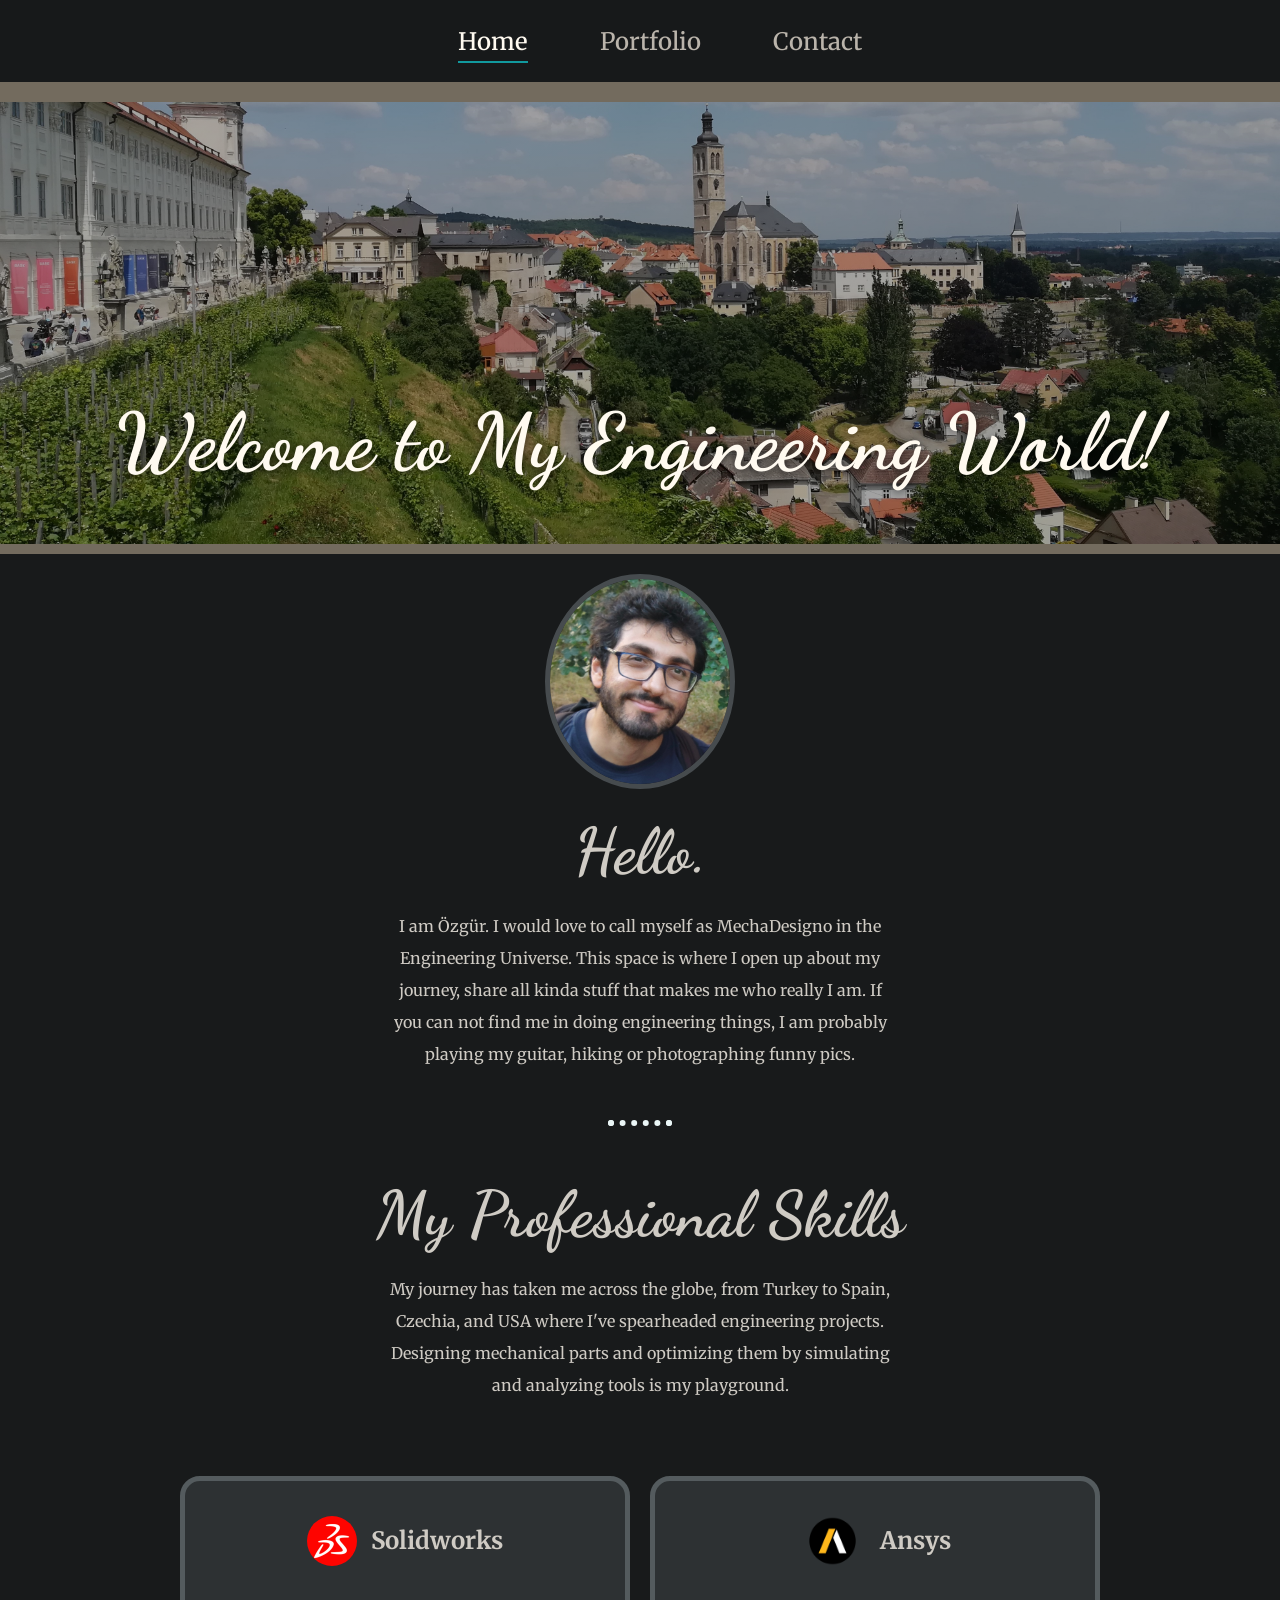
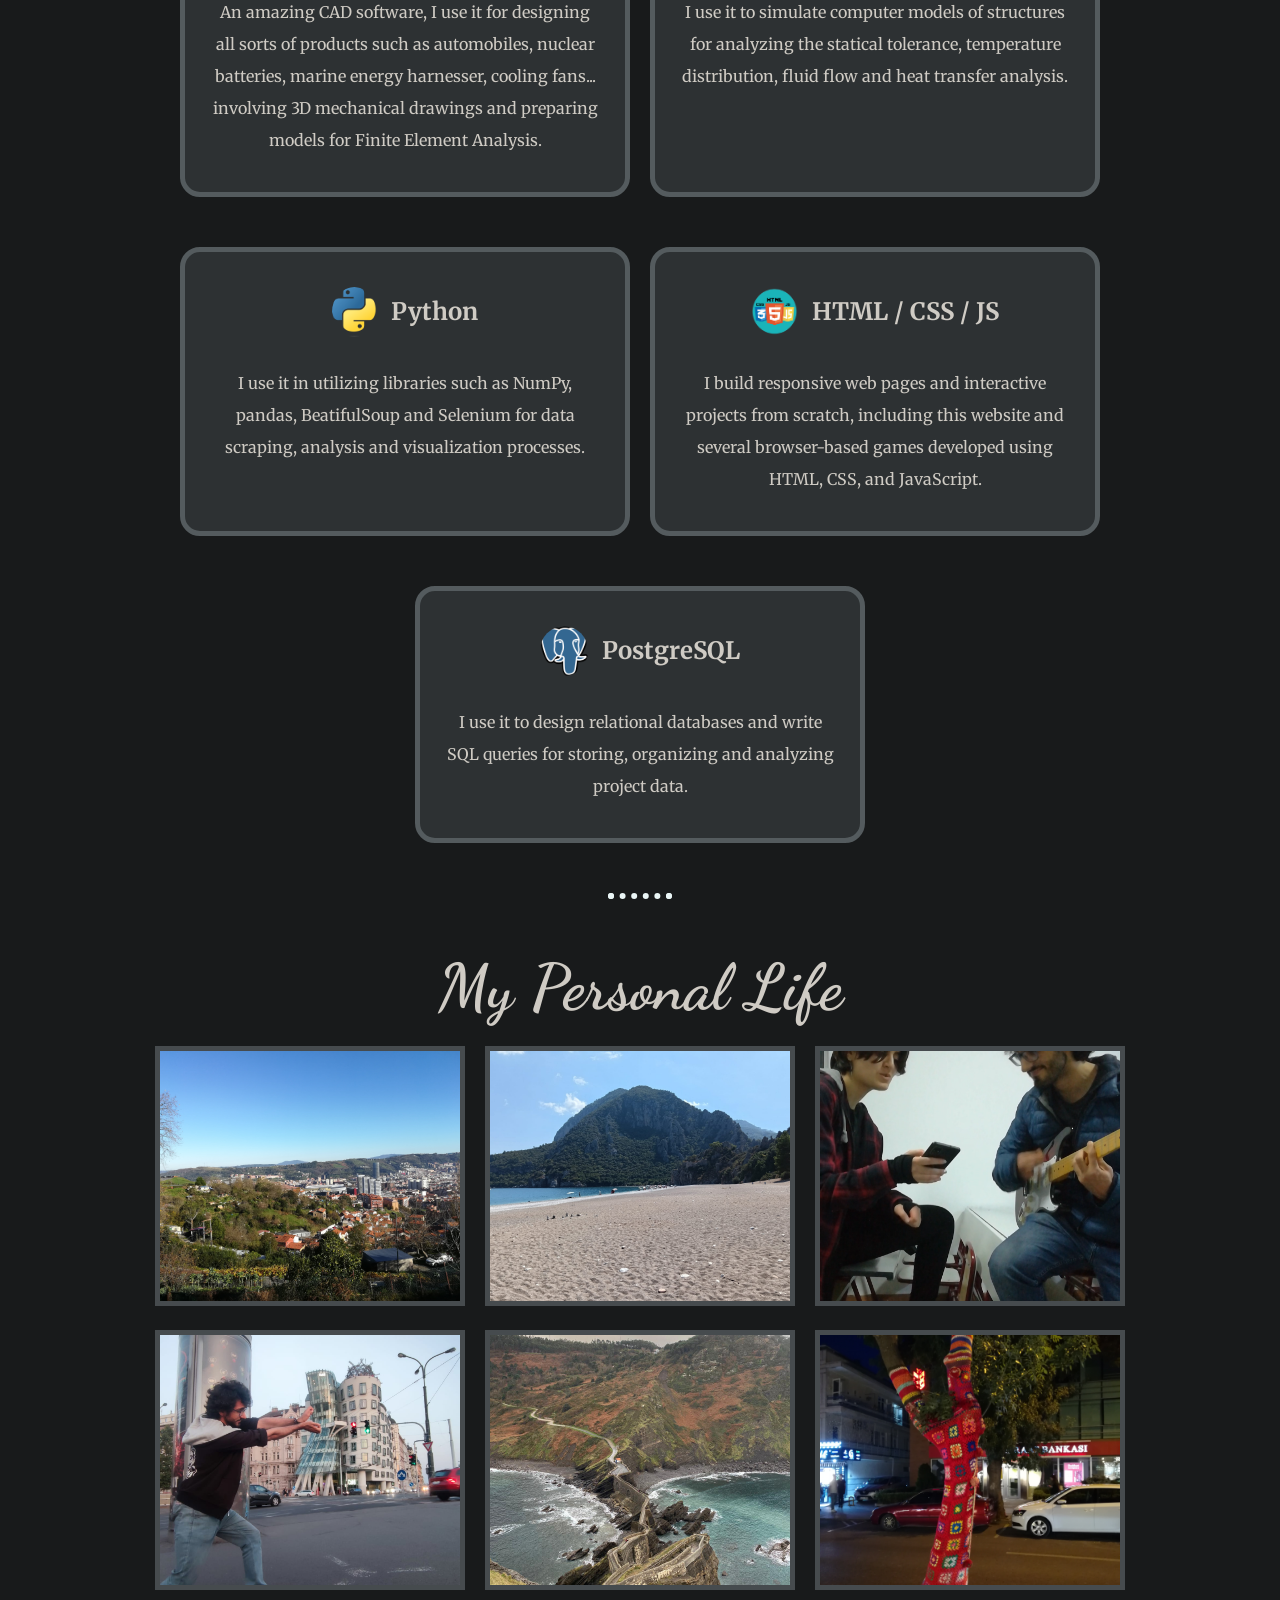
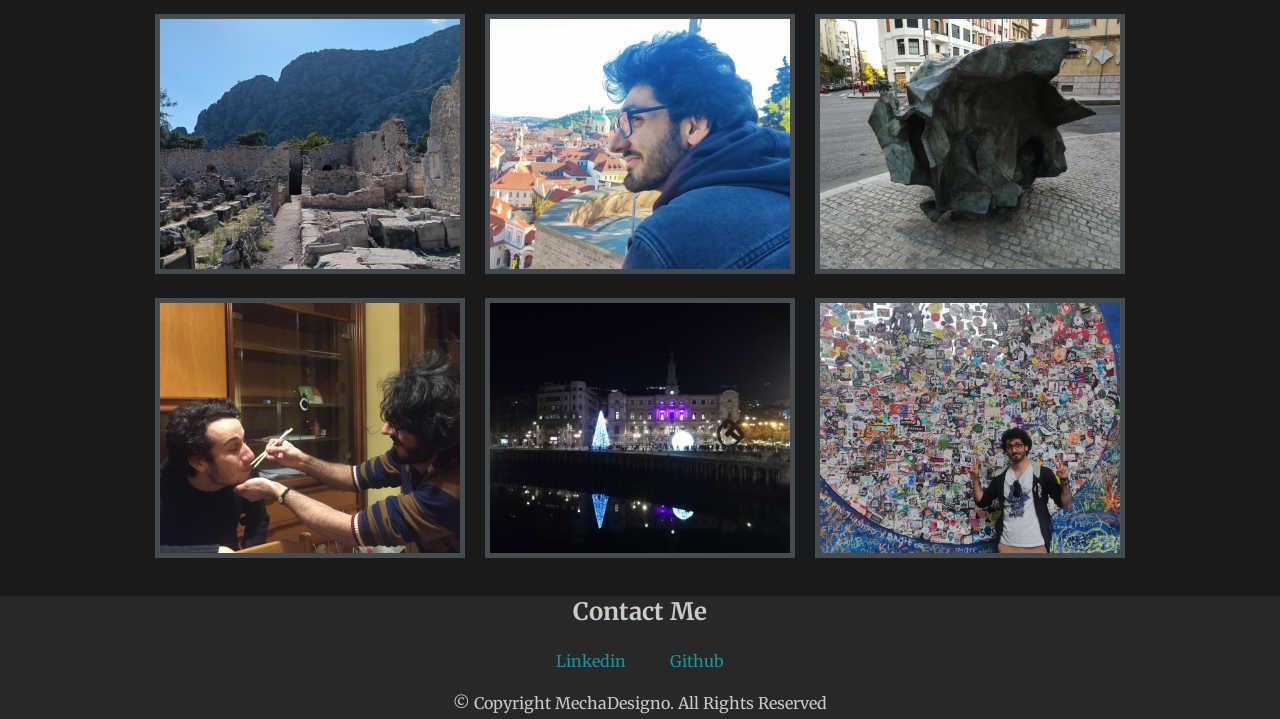
<file: index.html>
<!DOCTYPE html>
<html lang="en">

<head>
  <meta charset="utf-8">
  <title>Özgür</title>
  <link rel="stylesheet" href="assets/css/styles.css">
  <link href="https://fonts.googleapis.com/css?family=Merriweather|Montserrat|Sacramento" rel="stylesheet">
  <link rel="preconnect" href="https://fonts.googleapis.com">
  <link rel="preconnect" href="https://fonts.gstatic.com" crossorigin>
  <link href="https://fonts.googleapis.com/css2?family=Dancing+Script&display=swap" rel="stylesheet">
</head>

<body>

  <nav>
    <ul class="nav-links">
      <li><a href="index.html" aria-current="page">Home</a></li>
      <li><a href="portfolio.html">Portfolio</a></li>
      <li><a href="contact.html">Contact</a></li>
    </ul>
  </nav>

  <div class="top-container">
    <div class="title-text">
      <h1>Welcome to My Engineering World!</h1>
    </div>
  </div>

  <div class="middle-container">
    <div class="profile">
      <img class="profile_pic" src="assets/img/pp.jpg" alt="özgür-profile-img">
      <h2>Hello.</h2>
      <p class="intro">I am Özgür. I would love to call myself as MechaDesigno in the Engineering Universe. This space is where I open up about my journey, share all kinda stuff that makes me who really I am.  If you can not find me in doing engineering things, I am probably playing my guitar, hiking or photographing funny pics. </p>
    </div>

    <hr>

    <div class="exp">
      <h2>My Professional Skills</h2>
      <p class="intro">My journey has taken me across the globe, from Turkey to Spain, Czechia, and USA where I've spearheaded engineering projects. Designing mechanical parts and optimizing them by simulating and analyzing tools is my playground.</p>
    </div>


    <div class="flex-container">

      <div class="flex-child purple" id="block">
        <div class="col-xxl-4 col-md-12" >
          <img src="assets/img/swlogo.png" alt="">
         <h3>Solidworks </h3>
          <p class="mid-p">An amazing CAD software, I use it for designing all sorts of products such as automobiles, nuclear batteries, marine energy harnesser, cooling fans... involving 3D mechanical drawings and preparing models for Finite Element Analysis.</p>
        </div>
      </div>

      <div class="flex-child green" id="block">
        <div class="col-xxl-4 col-md-12">
          <img src="assets/img/ansys.png" alt="">
          <h3>Ansys</h3>
          <p class="mid-p">I use it to simulate computer models of structures for analyzing the statical tolerance, temperature distribution, fluid flow and heat transfer analysis.</p>
        </div>
      </div>

      <div class="flex-child yellow" id="block">
        <div class="col-xxl-4 col-md-12">
          <img src="assets/img/pytho.png" alt="">
        <h3>Python</h3>
        <p class="mid-p">I use it in utilizing libraries such as NumPy, pandas,  BeatifulSoup and Selenium for data scraping, analysis and visualization processes.</p>
        </div>
      </div>
      
      <div class="flex-child blue" id="block">
        <div class="col-xxl-4 col-md-12">
          <img src="assets/img/web.png" alt="">
          <h3>HTML / CSS / JS</h3>
          <p class="mid-p">I build responsive web pages and interactive projects from scratch, including this website and several browser-based games developed using HTML, CSS, and JavaScript.</p>
        </div>
      </div>

      <div class="flex-child red" id="block">
        <div class="col-xxl-4 col-md-12">
          <img src="assets/img/postgre.png" alt="">
          <h3>PostgreSQL</h3>
          <p class="mid-p">I use it to design relational databases and write SQL queries for storing, organizing and analyzing project data.</p>
        </div>
      </div>

    </div>

    <hr>
    <h2>My Personal Life</h2>

    <div class="container">
      <div><img src="assets/img/bilbao.jpg" alt="" ></div>
      <div><img class="active" src="assets/img/beach.jpeg" alt="" ></div>
      <div><img src="assets/img/guitar.png" alt=""></div>
      <div><img src="assets/img/aduket.jpg" alt="" ></div>
      <div><img src="assets/img/dragonstone.jpg" alt="" ></div>
      <div><img src="assets/img/tree.jpg" alt="" ></div>
      <div><img src="assets/img/ruins.jpeg" alt="" ></div>
      <div><img src="assets/img/prague.jpg" alt="" ></div>
      <div><img src="assets/img/statue.jpg" alt="" ></div>
      <div><img src="assets/img/sushi.jpg" alt="" ></div>
      <div><img src="assets/img/xmas.jpg" alt="" ></div>
      <div><img src="assets/img/lenon.jpg" alt="" ></div>
    </div>

  

  <div class="footer">
    <h3>Contact Me</h3>
    <li><a href="https://www.linkedin.com/in/ozgurkayabas/">Linkedin</a></li>
    <li><a href="https://github.com/jivasnider">Github</a></li>

    <p>© Copyright MechaDesigno. All Rights Reserved</p>
  </div>



</body>

</html>
</file>
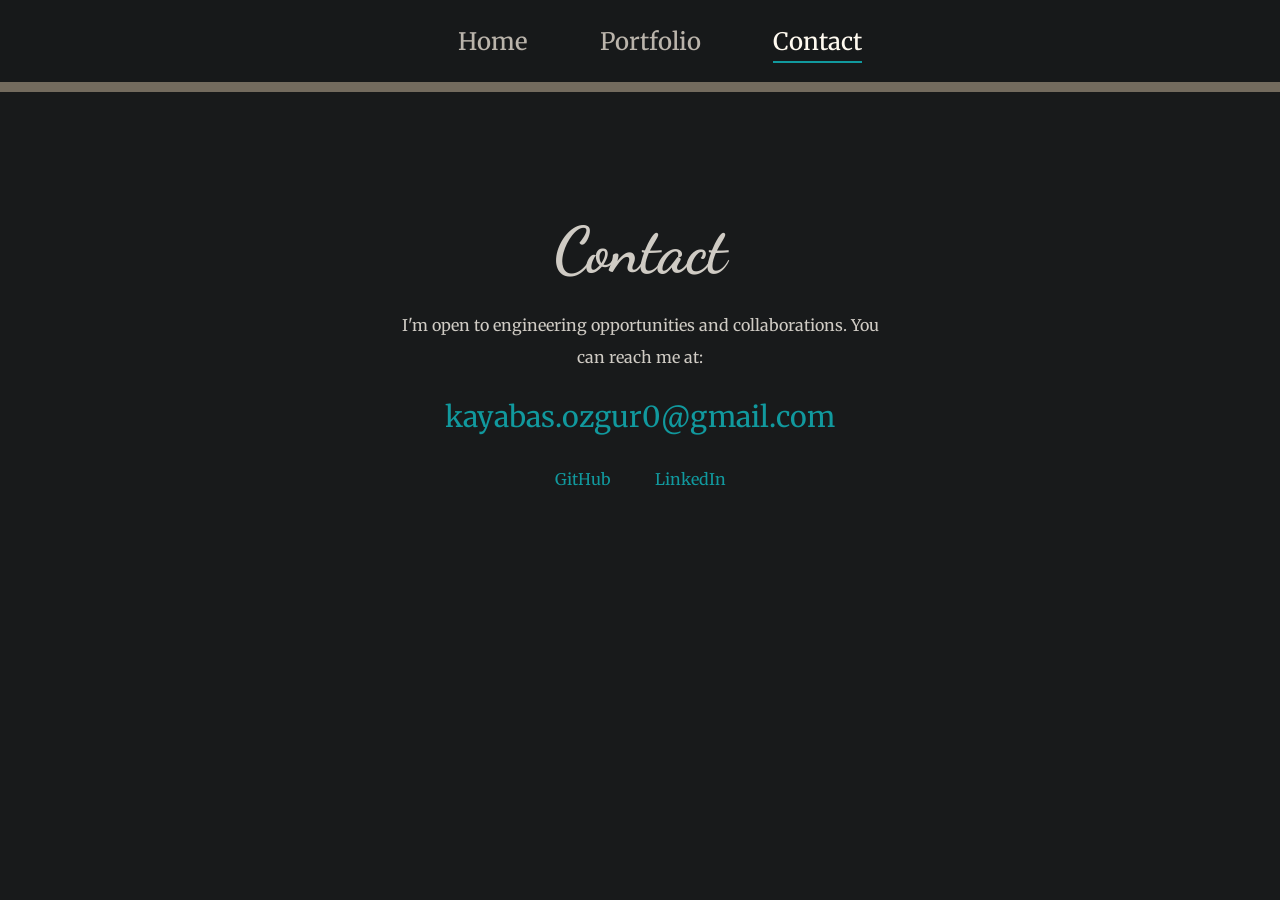
<file: contact.html>
<!doctype html>
<html lang="en">
  <head>
    <meta charset="utf-8" />
    <meta name="viewport" content="width=device-width, initial-scale=1" />
    <title>Contact | Özgür</title>
    <link rel="stylesheet" href="assets/css/styles.css" />
    <link
      href="https://fonts.googleapis.com/css?family=Merriweather"
      rel="stylesheet"
    />
    <link
      href="https://fonts.googleapis.com/css2?family=Dancing+Script&display=swap"
      rel="stylesheet"
    />
  </head>
  <body>
    <nav>
      <ul class="nav-links">
        <li><a href="index.html">Home</a></li>
        <li><a href="portfolio.html">Portfolio</a></li>
        <li><a href="contact.html" aria-current="page">Contact</a></li>
      </ul>
    </nav>

    <div class="contact-section">
      <h2>Contact</h2>
      <p class="intro">
        I'm open to engineering opportunities and collaborations. You can reach
        me at:
      </p>
      <p class="contact-email">
        <a href="mailto:your.email@example.com">kayabas.ozgur0@gmail.com</a>
      </p>
      <p class="contact-links">
        <a href="https://github.com/jivasnider" target="_blank" rel="noopener"
          >GitHub</a
        >
        <a
          href="https://www.linkedin.com/in/ozgurkayabas/"
          target="_blank"
          rel="noopener"
          >LinkedIn</a
        >
      </p>
    </div>
  </body>
</html>
</file>
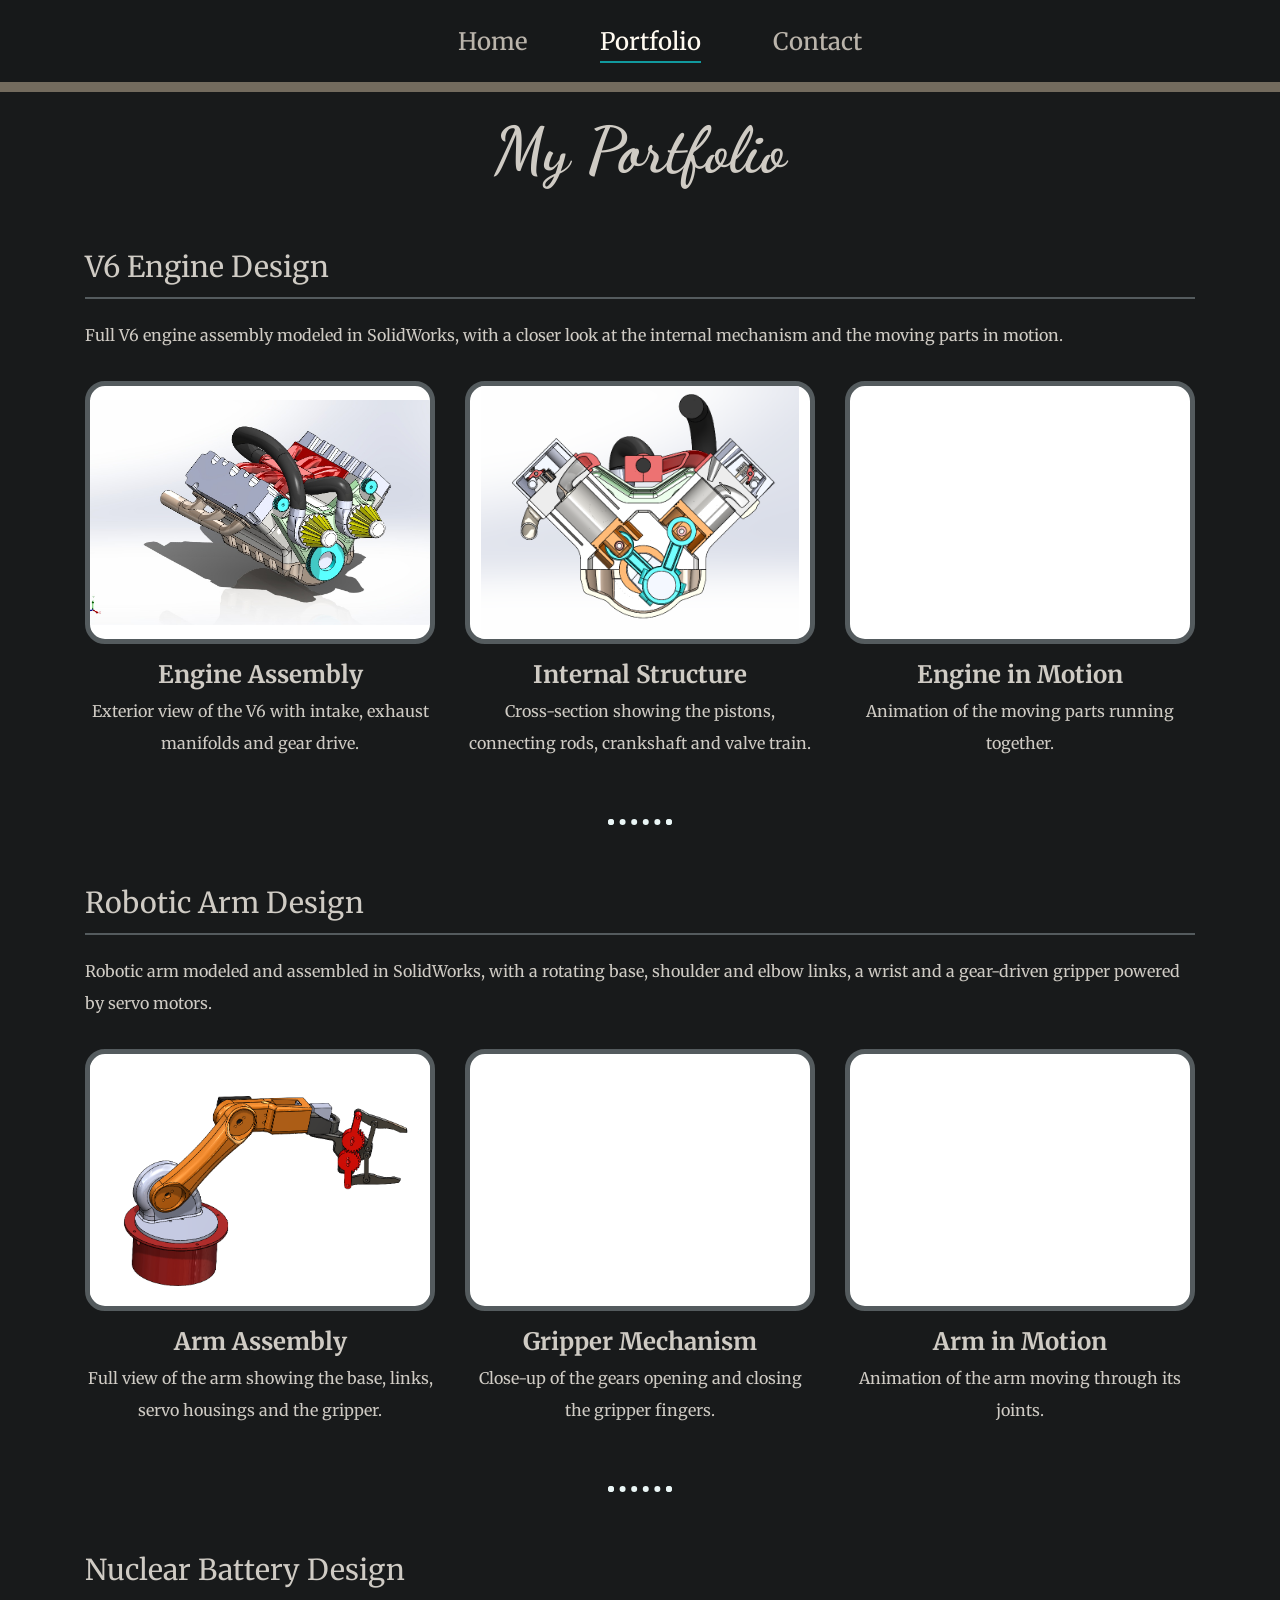
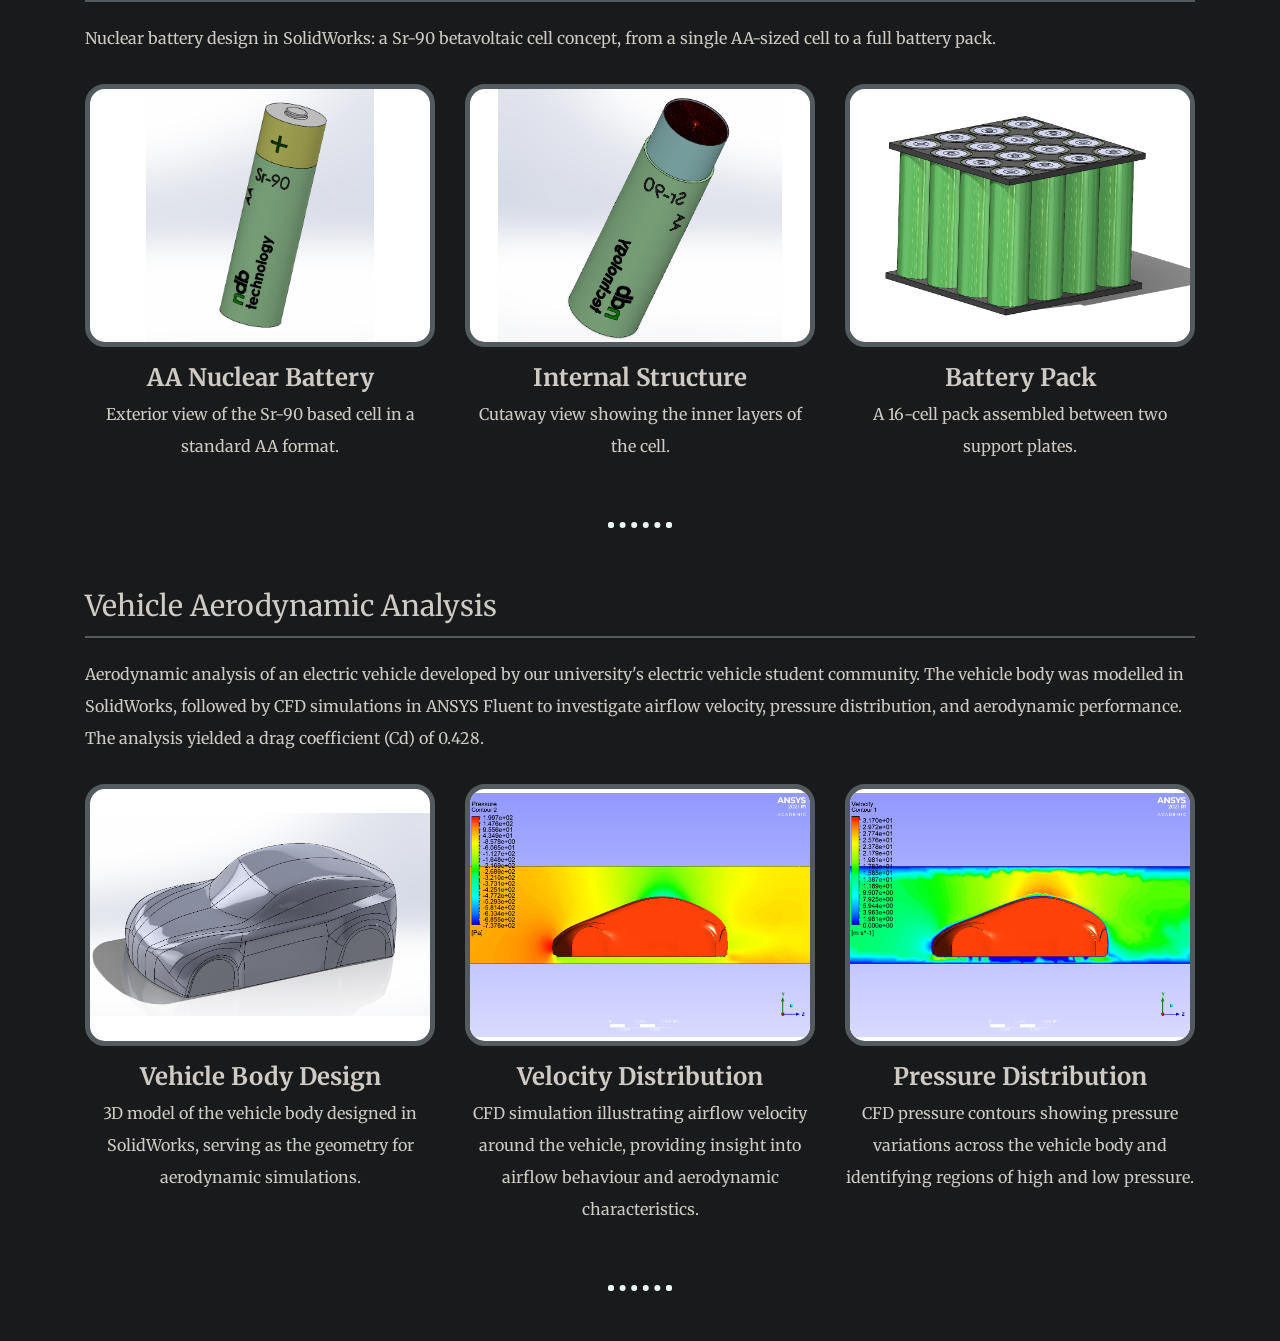
<file: portfolio.html>
<!doctype html>
<html lang="en">
  <head>
    <meta charset="utf-8" />
    <meta name="viewport" content="width=device-width, initial-scale=1" />
    <title>Portfolio | Özgür</title>
    <link rel="stylesheet" href="assets/css/styles.css" />
    <link
      href="https://fonts.googleapis.com/css?family=Merriweather"
      rel="stylesheet"
    />
    <link
      href="https://fonts.googleapis.com/css2?family=Dancing+Script&display=swap"
      rel="stylesheet"
    />
  </head>
  <body>
    <nav>
      <ul class="nav-links">
        <li><a href="index.html">Home</a></li>
        <li><a href="portfolio.html" aria-current="page">Portfolio</a></li>
        <li><a href="contact.html">Contact</a></li>
      </ul>
    </nav>

    <h2>My Portfolio</h2>

    <section class="project">
      <h2 class="project-title">V6 Engine Design</h2>
      <p class="intro">
        Full V6 engine assembly modeled in SolidWorks, with a closer look at the
        internal mechanism and the moving parts in motion.
      </p>

      <div class="portfolio-row">
        <figure class="portfolio-item">
          <img src="assets/img/v6_engine.jpeg" alt="V6 engine assembly" />
          <figcaption>
            <h3>Engine Assembly</h3>
            <p>
              Exterior view of the V6 with intake, exhaust manifolds and gear
              drive.
            </p>
          </figcaption>
        </figure>

        <figure class="portfolio-item">
          <img
            src="assets/img/v6_engine_internal.png"
            alt="V6 engine cross-section"
          />
          <figcaption>
            <h3>Internal Structure</h3>
            <p>
              Cross-section showing the pistons, connecting rods, crankshaft and
              valve train.
            </p>
          </figcaption>
        </figure>

        <figure class="portfolio-item">
          <video
            src="assets/video/engine_gif.mp4"
            autoplay
            loop
            muted
            playsinline
          ></video>
          <figcaption>
            <h3>Engine in Motion</h3>
            <p>Animation of the moving parts running together.</p>
          </figcaption>
        </figure>
      </div>
    </section>

    <hr />

    <section class="project">
      <h2 class="project-title">Robotic Arm Design</h2>
      <p class="intro">
        Robotic arm modeled and assembled in SolidWorks, with a rotating base,
        shoulder and elbow links, a wrist and a gear-driven gripper powered by
        servo motors.
      </p>

      <div class="portfolio-row">
        <figure class="portfolio-item">
          <img src="assets/img/robotic_arm.png" alt="Robotic arm assembly" />
          <figcaption>
            <h3>Arm Assembly</h3>
            <p>
              Full view of the arm showing the base, links, servo housings and
              the gripper.
            </p>
          </figcaption>
        </figure>

        <figure class="portfolio-item">
          <video
            src="assets/video/gripper.mp4"
            autoplay
            loop
            muted
            playsinline
          ></video>
          <figcaption>
            <h3>Gripper Mechanism</h3>
            <p>
              Close-up of the gears opening and closing the gripper fingers.
            </p>
          </figcaption>
        </figure>

        <figure class="portfolio-item">
          <video
            src="assets/video/robotic_arm.mp4"
            autoplay
            loop
            muted
            playsinline
          ></video>
          <figcaption>
            <h3>Arm in Motion</h3>
            <p>Animation of the arm moving through its joints.</p>
          </figcaption>
        </figure>
      </div>
    </section>

    <hr />

    <section class="project">
      <h2 class="project-title">Nuclear Battery Design</h2>
      <p class="intro">
        Nuclear battery design in SolidWorks: a Sr-90 betavoltaic cell concept,
        from a single AA-sized cell to a full battery pack.
      </p>

      <div class="portfolio-row">
        <figure class="portfolio-item">
          <img
            src="assets/img/cylindrical_battery.png"
            alt="Sr-90 nuclear battery, AA format"
          />
          <figcaption>
            <h3>AA Nuclear Battery</h3>
            <p>
              Exterior view of the Sr-90 based cell in a standard AA format.
            </p>
          </figcaption>
        </figure>

        <figure class="portfolio-item">
          <img src="assets/img/cylindrical_battery-2.png" alt="Cutaway view" />
          <figcaption>
            <h3>Internal Structure</h3>
            <p>Cutaway view showing the inner layers of the cell.</p>
          </figcaption>
        </figure>

        <figure class="portfolio-item">
          <img
            src="assets/img/battery_pack.png"
            alt="Battery pack of 16 cells"
          />
          <figcaption>
            <h3>Battery Pack</h3>
            <p>A 16-cell pack assembled between two support plates.</p>
          </figcaption>
        </figure>
      </div>
    </section>

    <hr />

    <section class="project">
      <h2 class="project-title">Vehicle Aerodynamic Analysis</h2>
      <p class="intro">
        Aerodynamic analysis of an electric vehicle developed by our
        university's electric vehicle student community. The vehicle body was
        modelled in SolidWorks, followed by CFD simulations in ANSYS Fluent to
        investigate airflow velocity, pressure distribution, and aerodynamic
        performance. The analysis yielded a drag coefficient (Cd) of 0.428.
      </p>

      <div class="portfolio-row">
        <figure class="portfolio-item">
          <img
            src="assets/img/body-aero.png"
            alt="Sr-90 nuclear battery, AA format"
          />
          <figcaption>
            <h3>Vehicle Body Design</h3>
            <p>
              3D model of the vehicle body designed in SolidWorks, serving as
              the geometry for aerodynamic simulations.
            </p>
          </figcaption>
        </figure>

        <figure class="portfolio-item">
          <img src="assets/img/aero-velocity.png" alt="Cutaway view" />
          <figcaption>
            <h3>Velocity Distribution</h3>
            <p>
              CFD simulation illustrating airflow velocity around the vehicle,
              providing insight into airflow behaviour and aerodynamic
              characteristics.
            </p>
          </figcaption>
        </figure>

        <figure class="portfolio-item">
          <img
            src="assets/img/aero-pressure.png"
            alt="Battery pack of 16 cells"
          />
          <figcaption>
            <h3>Pressure Distribution</h3>
            <p>
              CFD pressure contours showing pressure variations across the
              vehicle body and identifying regions of high and low pressure.
            </p>
          </figcaption>
        </figure>
      </div>
    </section>

    <hr />
  </body>
</html>
</file>
<file: assets/css/styles.css>
body {
    margin: 0;
    text-align: center;
    font-family: 'Merriweather', serif;
  }
  
  h1 {
    display: block;
    margin-top: 15%;
    font-size: 5rem;
    color: #fffaf0;
    text-shadow: 0 2px 8px rgba(0, 0, 0, 0.6);
    font-family: 'Dancing Script', cursive;
  }
  

  p {
    color: #cfcbc4;
    line-height: 2;
  }
  
  hr {
    border: dotted #EAF6F6 6px;
    border-bottom: none;
    width: 4%;
    margin: 50px auto;

  }
  
  a{
    color: #11999E;
    font-family: 'Merriweather', serif;
    margin: 10px 20px;
    text-decoration: none;
  }
  
  a:hover {
    color: #EAF6F6;
  }
  
  .top-container {
    position: relative;
    background:
      linear-gradient(rgba(0, 0, 0, 0.35), rgba(0, 0, 0, 0.35)),
      url("../img/kutna.jpg");
    background-size: cover;
    width: 100%;
    padding-top: 100px;
    border: 10px solid #736b5e;
    border-width: 10px 0px 10px 0px;
  }

  .middle-container {
    margin: 20px 0;
  }
  

  .skill-row {
    width: 50%;
    margin: 100px auto 100px auto;
    text-align: left;
  }
  
  .pro {
    text-decoration: underline;
  }
  
  .intro {
    width: 40%;
    margin: auto;
  }
  
  .profile_pic{
    width:180px
  }

  .flex-container {
    display: flex;
    flex-wrap: wrap;
    gap: 50px 20px;
    justify-content: center;
    margin: auto;
  }

  #block {
    background-color: #2d3133;
    min-height: 250px;
    width: 450px;
    box-sizing: border-box;
    padding: 20px 25px;
    border: 5px solid #545b5e;
    border-radius: 20px;
    margin: 0;
  }



  #block img{
    margin-right:10px;
    height: 50px;
    border-top-left-radius: 50%  50%;
    border-top-right-radius: 50%  50%;
    border-bottom-right-radius: 50% 50%; 
    border-bottom-left-radius: 50% 50%;
    border: 0px;
  }
  #block h3,#block img {
    display:inline-block;
    vertical-align:middle;
  }

  html{
    background-color:#181a1b;
    scroll-padding-top: 90px
  }

  .flex-container p {
    color: #cfcbc4;
  }

.exp {
  margin-bottom: 75px;
}

.profile_pic{
  border-top-left-radius: 50%  50%;
  border-top-right-radius: 50%  50%;
  border-bottom-right-radius: 50% 50%; 
  border-bottom-left-radius: 50% 50%;
}

img{
  border: 5px solid #464b4e;
}

h2{
  color: #cfcbc4;
  font-family: 'Dancing Script', cursive;
  font-size: 4rem;
  margin: 20px;
  
}

h3{
  color: #cfcbc4;
  font-size: 24px;
}

.footer{
  background-color: #272829;
  margin-bottom: -50px;
}
.footer li {
  display: inline;
  
}
.footer p {
    font-family: 'Merriweather', serif;
  font-size: 16px;
}

.container{
display: flex;
gap: 20px;
margin: auto;
justify-content: center;
align-items: center;
padding-bottom: 10px;
flex-wrap: wrap;
}

.container img{
  width: 300px;
  height: 250px;
  object-fit: cover;
}

.active {
  width: 600px;
  height: 500px;
}


nav {
  position: sticky;
  top: 0;
  z-index: 1000;
  background-color: rgba(24, 26, 27, 0.92);
  padding: 0.6rem 5%;
  border-bottom: 10px solid #736b5e;
  backdrop-filter: blur(15px);

  display: flex;
  align-items: center;
  justify-content: center;
}

.nav-links {
  list-style: none;
  display: flex;
  gap: 2rem;
}

.nav-links li a{
  color: #bab4ab;
  position: relative;
  font-size: 1.5rem;
  font-weight: 500;
  text-decoration: none;
  transition: 0.3s;
}

.nav-links li a:hover {
  text-shadow: 0 0 10px #e8e6e3;
}

.nav-links li a[aria-current="page"] {
  color: #fffaf0;
  border-bottom: 2px solid #11999E;
  padding-bottom: 4px;
}

/* ---------- Portfolio page ---------- */

.project {
  width: 90%;
  max-width: 1110px; /* 3 cards of 350px + 2 gaps of 30px */
  margin: 60px auto;
}

.project-title {
  font-family: 'Merriweather', serif;
  font-size: 1.8rem;
  font-weight: 400;
  text-align: left;
  margin: 0 0 20px;
  padding-bottom: 12px;
  border-bottom: 2px solid #545b5e;
}

.project .intro {
  width: auto;
  margin: 0 0 30px;
  text-align: left;
}

.portfolio-row {
  display: flex;
  flex-wrap: wrap;
  gap: 30px;
  justify-content: flex-start;
  width: 100%;
  margin: 0;
}

.portfolio-item {
  width: 350px;
  margin: 0;
}

.portfolio-item img,
.portfolio-item video {
  width: 100%;
  aspect-ratio: 4 / 3;
  object-fit: contain;
  background-color: #ffffff;
  border: 5px solid #545b5e;
  border-radius: 20px;
  box-sizing: border-box;
  display: block;
}

.portfolio-item figcaption {
  text-align: center;
}

.portfolio-item h3 {
  margin: 15px 0 5px;
}

.portfolio-item p {
  margin: 0;
}



/* ---------- Contact page ---------- */

.contact-section {
  margin: 120px auto;
  padding: 0 20px;
}

.contact-email a {
  font-size: 1.8rem;
  margin: 0;
}
</file>
